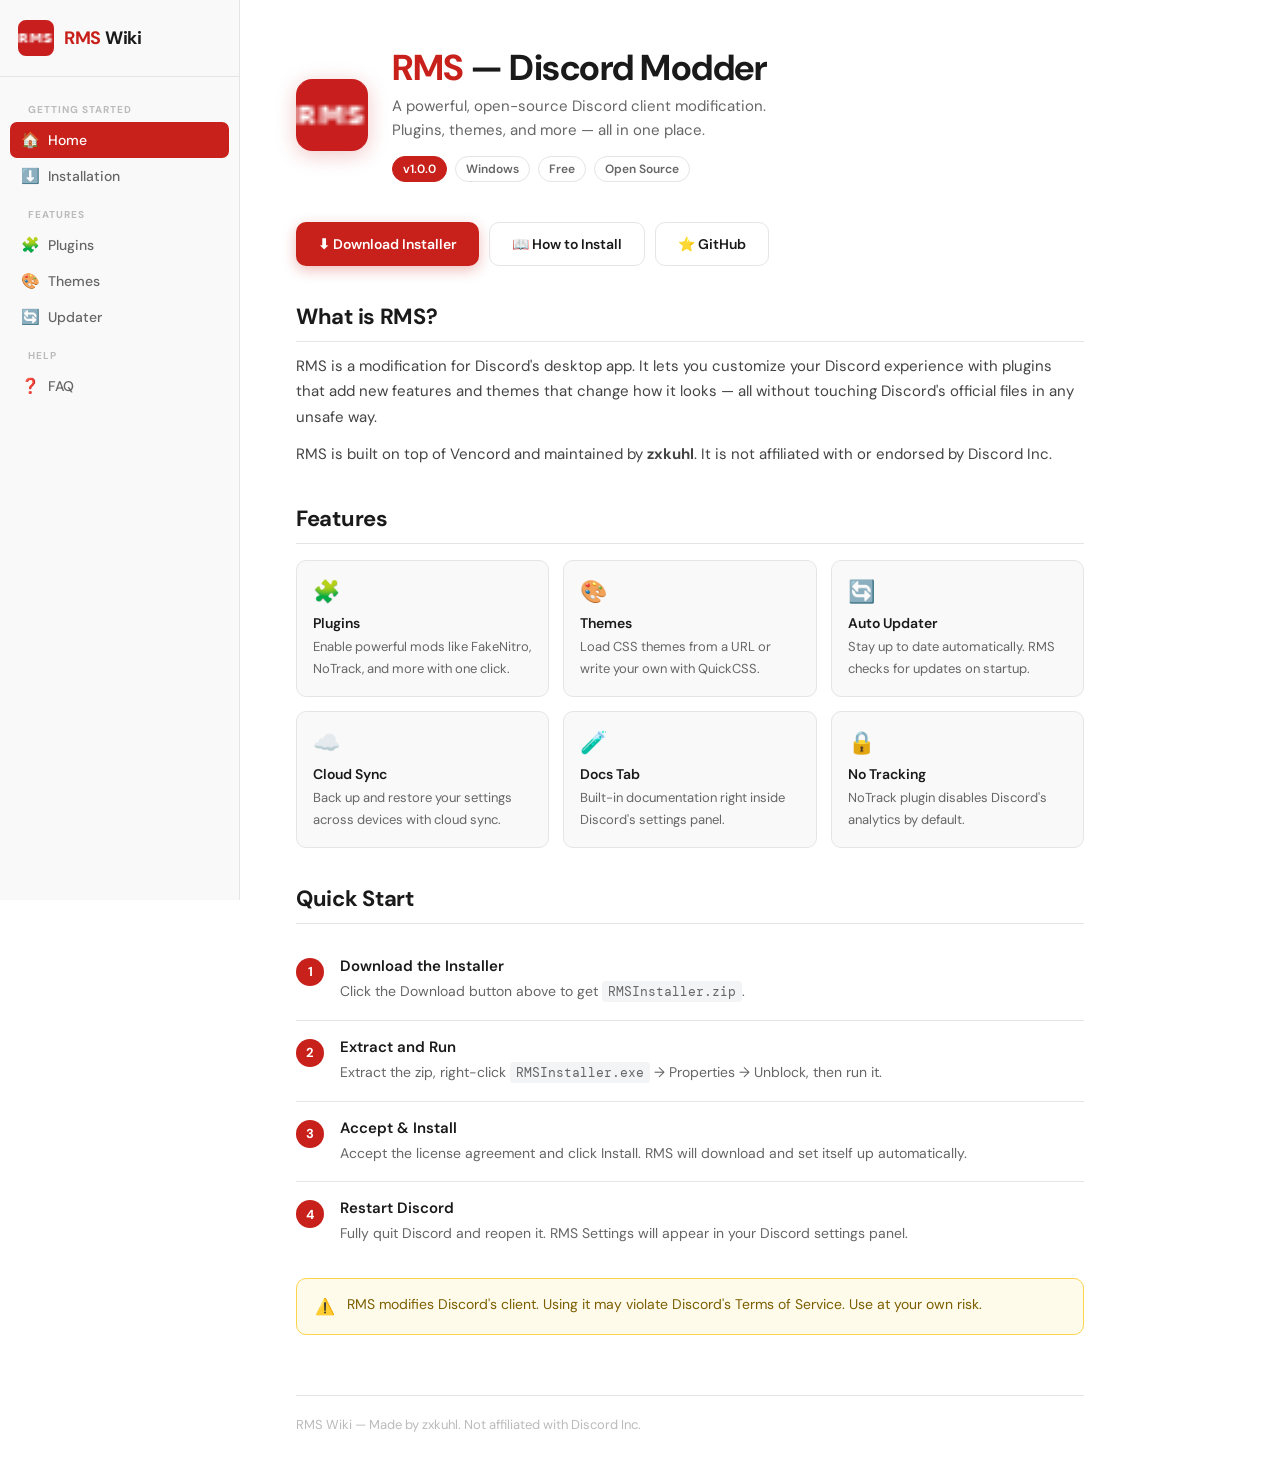
<file: wiki/index.html>
<!DOCTYPE html>
<html lang="en">
<head>
<meta charset="UTF-8">
<meta name="viewport" content="width=device-width, initial-scale=1.0">
<title>RMS — Home</title>
<link rel="icon" href="./RMS.ico">
<link rel="stylesheet" href="./style.css">
</head>
<body>

<nav>
    <a class="nav-logo" href="./index.html">
        <img src="./RMS.ico" alt="RMS">
        <span><em>RMS</em> Wiki</span>
    </a>
    <ul>
        <li class="nav-section">Getting Started</li>
        <li><a href="./index.html" class="active"><span class="icon">🏠</span> Home</a></li>
        <li><a href="./installation.html"><span class="icon">⬇️</span> Installation</a></li>
        <li class="nav-section">Features</li>
        <li><a href="./plugins.html"><span class="icon">🧩</span> Plugins</a></li>
        <li><a href="./themes.html"><span class="icon">🎨</span> Themes</a></li>
        <li><a href="./updater.html"><span class="icon">🔄</span> Updater</a></li>
        <li class="nav-section">Help</li>
        <li><a href="./faq.html"><span class="icon">❓</span> FAQ</a></li>
    </ul>
</nav>

<main>
    <div class="hero">
        <img class="hero-logo" src="./RMS.ico" alt="RMS Logo">
        <div class="hero-text">
            <h1><span>RMS</span> — Discord Modder</h1>
            <p>A powerful, open-source Discord client modification.<br>Plugins, themes, and more — all in one place.</p>
            <div class="badges">
                <span class="badge red">v1.0.0</span>
                <span class="badge">Windows</span>
                <span class="badge">Free</span>
                <span class="badge">Open Source</span>
            </div>
        </div>
    </div>

    <div class="btn-row">
        <a class="btn btn-primary" href="./RMSInstaller.zip" download>⬇ Download Installer</a>
        <a class="btn btn-outline" href="./installation.html">📖 How to Install</a>
        <a class="btn btn-outline" href="https://github.com/zxkuhl/RMS" target="_blank">⭐ GitHub</a>
    </div>

    <h2>What is RMS?</h2>
    <p>RMS is a modification for Discord's desktop app. It lets you customize your Discord experience with plugins that add new features and themes that change how it looks — all without touching Discord's official files in any unsafe way.</p>
    <p>RMS is built on top of Vencord and maintained by <strong>zxkuhl</strong>. It is not affiliated with or endorsed by Discord Inc.</p>

    <h2>Features</h2>
    <div class="card-grid">
        <div class="card">
            <div class="card-icon">🧩</div>
            <h3>Plugins</h3>
            <p>Enable powerful mods like FakeNitro, NoTrack, and more with one click.</p>
        </div>
        <div class="card">
            <div class="card-icon">🎨</div>
            <h3>Themes</h3>
            <p>Load CSS themes from a URL or write your own with QuickCSS.</p>
        </div>
        <div class="card">
            <div class="card-icon">🔄</div>
            <h3>Auto Updater</h3>
            <p>Stay up to date automatically. RMS checks for updates on startup.</p>
        </div>
        <div class="card">
            <div class="card-icon">☁️</div>
            <h3>Cloud Sync</h3>
            <p>Back up and restore your settings across devices with cloud sync.</p>
        </div>
        <div class="card">
            <div class="card-icon">🧪</div>
            <h3>Docs Tab</h3>
            <p>Built-in documentation right inside Discord's settings panel.</p>
        </div>
        <div class="card">
            <div class="card-icon">🔒</div>
            <h3>No Tracking</h3>
            <p>NoTrack plugin disables Discord's analytics by default.</p>
        </div>
    </div>

    <h2>Quick Start</h2>
    <div class="steps">
        <div class="step">
            <div class="step-num">1</div>
            <div class="step-body">
                <h3>Download the Installer</h3>
                <p>Click the Download button above to get <code>RMSInstaller.zip</code>.</p>
            </div>
        </div>
        <div class="step">
            <div class="step-num">2</div>
            <div class="step-body">
                <h3>Extract and Run</h3>
                <p>Extract the zip, right-click <code>RMSInstaller.exe</code> → Properties → Unblock, then run it.</p>
            </div>
        </div>
        <div class="step">
            <div class="step-num">3</div>
            <div class="step-body">
                <h3>Accept & Install</h3>
                <p>Accept the license agreement and click Install. RMS will download and set itself up automatically.</p>
            </div>
        </div>
        <div class="step">
            <div class="step-num">4</div>
            <div class="step-body">
                <h3>Restart Discord</h3>
                <p>Fully quit Discord and reopen it. RMS Settings will appear in your Discord settings panel.</p>
            </div>
        </div>
    </div>

    <div class="callout warn">
        <span class="callout-icon">⚠️</span>
        RMS modifies Discord's client. Using it may violate Discord's Terms of Service. Use at your own risk.
    </div>

    <footer>RMS Wiki — Made by zxkuhl. Not affiliated with Discord Inc.</footer>
</main>

</body>
</html>
</file>
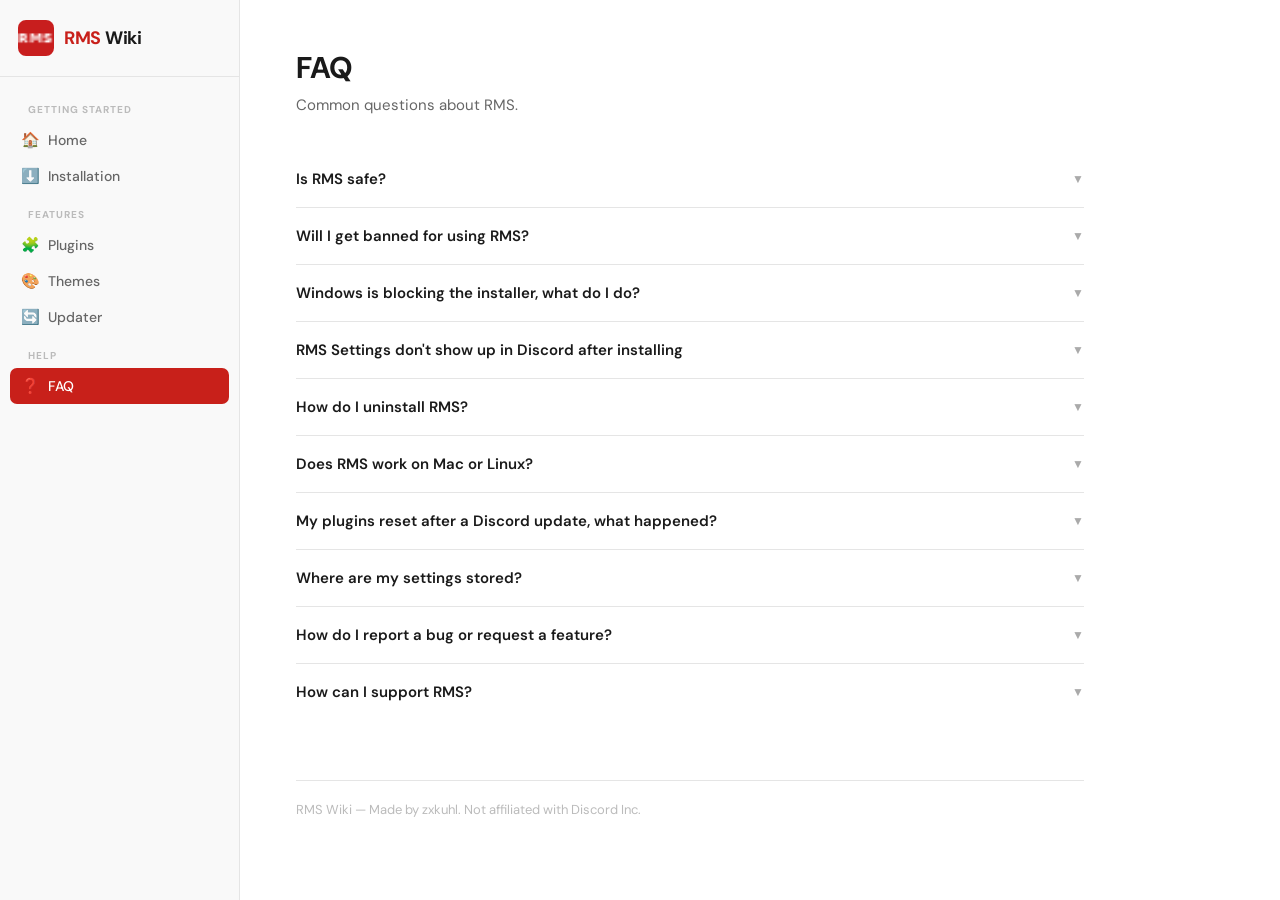
<file: wiki/faq.html>
<!DOCTYPE html>
<html lang="en">
<head>
<meta charset="UTF-8">
<meta name="viewport" content="width=device-width, initial-scale=1.0">
<title>RMS — FAQ</title>
<link rel="icon" href="./RMS.ico">
<link rel="stylesheet" href="./style.css">
<style>
.faq-item { border-bottom: 1px solid var(--border); padding: 18px 0; }
.faq-item:last-child { border-bottom: none; }
.faq-q { font-size: 15px; font-weight: 600; cursor: pointer; display: flex; justify-content: space-between; align-items: center; }
.faq-q:hover { color: var(--red); }
.faq-a { font-size: 14px; color: #555; line-height: 1.7; margin-top: 10px; display: none; }
.faq-item.open .faq-a { display: block; }
.faq-item.open .faq-arrow { transform: rotate(180deg); }
.faq-arrow { transition: transform 0.2s; font-size: 12px; color: #aaa; }
</style>
</head>
<body>

<nav>
    <a class="nav-logo" href="./index.html">
        <img src="./RMS.ico" alt="RMS">
        <span><em>RMS</em> Wiki</span>
    </a>
    <ul>
        <li class="nav-section">Getting Started</li>
        <li><a href="./index.html"><span class="icon">🏠</span> Home</a></li>
        <li><a href="./installation.html"><span class="icon">⬇️</span> Installation</a></li>
        <li class="nav-section">Features</li>
        <li><a href="./plugins.html"><span class="icon">🧩</span> Plugins</a></li>
        <li><a href="./themes.html"><span class="icon">🎨</span> Themes</a></li>
        <li><a href="./updater.html"><span class="icon">🔄</span> Updater</a></li>
        <li class="nav-section">Help</li>
        <li><a href="./faq.html" class="active"><span class="icon">❓</span> FAQ</a></li>
    </ul>
</nav>

<main>
    <h1 style="font-size:30px;font-weight:700;letter-spacing:-0.5px;margin-bottom:6px;">FAQ</h1>
    <p style="color:#666;margin-bottom:32px;">Common questions about RMS.</p>

    <div id="faq">
        <div class="faq-item">
            <div class="faq-q">Is RMS safe? <span class="faq-arrow">▼</span></div>
            <div class="faq-a">RMS is open source and you can review the code on GitHub. It does not steal your token, log your messages, or send any data to third parties. However, it does modify Discord's client which could theoretically be detected by Discord.</div>
        </div>
        <div class="faq-item">
            <div class="faq-q">Will I get banned for using RMS? <span class="faq-arrow">▼</span></div>
            <div class="faq-a">Using client mods technically violates Discord's Terms of Service. Discord has never issued a ban wave specifically targeting RMS-based mods, but there is always a theoretical risk. Use at your own discretion.</div>
        </div>
        <div class="faq-item">
            <div class="faq-q">Windows is blocking the installer, what do I do? <span class="faq-arrow">▼</span></div>
            <div class="faq-a">Right-click the exe → Properties → check Unblock → OK. If SmartScreen pops up, click More info → Run anyway. This happens because the installer isn't signed by a paid certificate authority, which is normal for free open-source tools.</div>
        </div>
        <div class="faq-item">
            <div class="faq-q">RMS Settings don't show up in Discord after installing <span class="faq-arrow">▼</span></div>
            <div class="faq-a">Make sure you fully quit Discord first — right-click the tray icon and click Quit Discord, then reopen it. Just closing the window doesn't restart it.</div>
        </div>
        <div class="faq-item">
            <div class="faq-q">How do I uninstall RMS? <span class="faq-arrow">▼</span></div>
            <div class="faq-a">Run RMSInstaller.exe again and click Uninstall. This removes all RMS files from AppData and restores Discord. Then restart Discord and it'll be back to normal.</div>
        </div>
        <div class="faq-item">
            <div class="faq-q">Does RMS work on Mac or Linux? <span class="faq-arrow">▼</span></div>
            <div class="faq-a">The RMS installer is Windows-only. The core mod may work on other platforms if you build from source, but this is not officially supported.</div>
        </div>
        <div class="faq-item">
            <div class="faq-q">My plugins reset after a Discord update, what happened? <span class="faq-arrow">▼</span></div>
            <div class="faq-a">When Discord updates itself it can overwrite the patch. Open RMSInstaller.exe and click Reinstall to re-patch Discord with the latest RMS files.</div>
        </div>
        <div class="faq-item">
            <div class="faq-q">Where are my settings stored? <span class="faq-arrow">▼</span></div>
            <div class="faq-a">All RMS settings are stored in <code>%AppData%\RMS\settings\settings.json</code>. Your QuickCSS is at <code>%AppData%\RMS\settings\quickCss.css</code> and themes are in <code>%AppData%\RMS\themes\</code>.</div>
        </div>
        <div class="faq-item">
            <div class="faq-q">How do I report a bug or request a feature? <span class="faq-arrow">▼</span></div>
            <div class="faq-a">Open an issue on the <a href="https://github.com/zxkuhl/RMS" target="_blank" style="color:var(--red);">GitHub repo</a>.</div>
        </div>
        <div class="faq-item">
            <div class="faq-q">How can I support RMS? <span class="faq-arrow">▼</span></div>
            <div class="faq-a">You can sponsor the project on <a href="https://github.com/sponsors/zxkuhl" target="_blank" style="color:var(--red);">GitHub Sponsors</a>. Stars on the repo also help!</div>
        </div>
    </div>

    <footer>RMS Wiki — Made by zxkuhl. Not affiliated with Discord Inc.</footer>
</main>

<script>
document.querySelectorAll('.faq-q').forEach(q => {
    q.addEventListener('click', () => {
        q.parentElement.classList.toggle('open');
    });
});
</script>

</body>
</html>
</file>
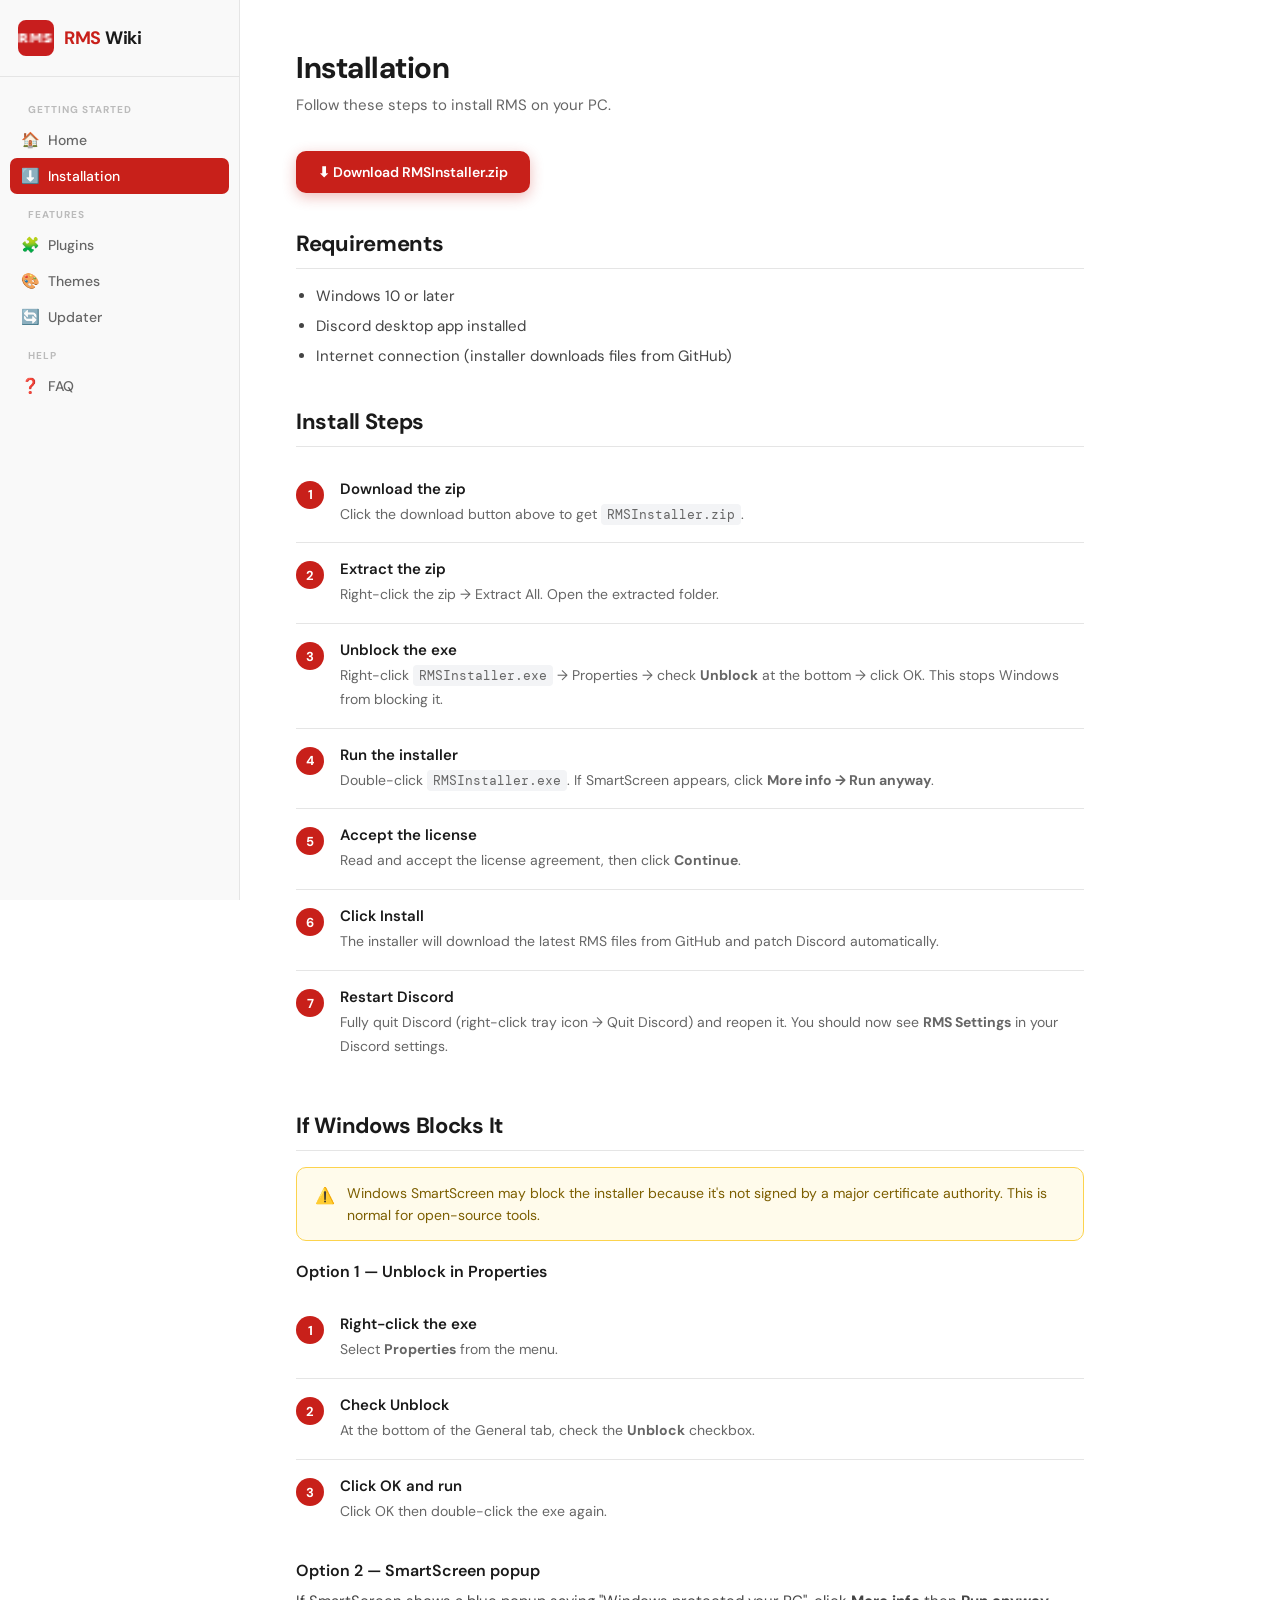
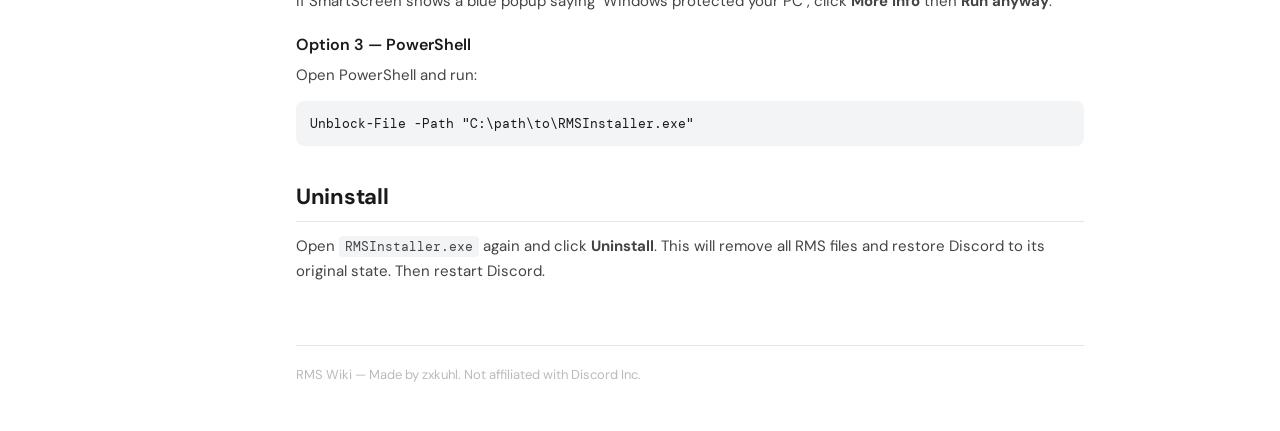
<file: wiki/installation.html>
<!DOCTYPE html>
<html lang="en">
<head>
<meta charset="UTF-8">
<meta name="viewport" content="width=device-width, initial-scale=1.0">
<title>RMS — Installation</title>
<link rel="icon" href="./RMS.ico">
<link rel="stylesheet" href="./style.css">
</head>
<body>

<nav>
    <a class="nav-logo" href="./index.html">
        <img src="./RMS.ico" alt="RMS">
        <span><em>RMS</em> Wiki</span>
    </a>
    <ul>
        <li class="nav-section">Getting Started</li>
        <li><a href="./index.html"><span class="icon">🏠</span> Home</a></li>
        <li><a href="./installation.html" class="active"><span class="icon">⬇️</span> Installation</a></li>
        <li class="nav-section">Features</li>
        <li><a href="./plugins.html"><span class="icon">🧩</span> Plugins</a></li>
        <li><a href="./themes.html"><span class="icon">🎨</span> Themes</a></li>
        <li><a href="./updater.html"><span class="icon">🔄</span> Updater</a></li>
        <li class="nav-section">Help</li>
        <li><a href="./faq.html"><span class="icon">❓</span> FAQ</a></li>
    </ul>
</nav>

<main>
    <h1 style="font-size:30px;font-weight:700;letter-spacing:-0.5px;margin-bottom:6px;">Installation</h1>
    <p style="color:#666;margin-bottom:32px;">Follow these steps to install RMS on your PC.</p>

    <div class="btn-row" style="margin-top:0;margin-bottom:32px;">
        <a class="btn btn-primary" href="./RMSInstaller.zip" download>⬇ Download RMSInstaller.zip</a>
    </div>

    <h2>Requirements</h2>
    <ul style="padding-left:20px;line-height:2;color:#444;font-size:15px;">
        <li>Windows 10 or later</li>
        <li>Discord desktop app installed</li>
        <li>Internet connection (installer downloads files from GitHub)</li>
    </ul>

    <h2>Install Steps</h2>
    <div class="steps">
        <div class="step">
            <div class="step-num">1</div>
            <div class="step-body">
                <h3>Download the zip</h3>
                <p>Click the download button above to get <code>RMSInstaller.zip</code>.</p>
            </div>
        </div>
        <div class="step">
            <div class="step-num">2</div>
            <div class="step-body">
                <h3>Extract the zip</h3>
                <p>Right-click the zip → Extract All. Open the extracted folder.</p>
            </div>
        </div>
        <div class="step">
            <div class="step-num">3</div>
            <div class="step-body">
                <h3>Unblock the exe</h3>
                <p>Right-click <code>RMSInstaller.exe</code> → Properties → check <strong>Unblock</strong> at the bottom → click OK. This stops Windows from blocking it.</p>
            </div>
        </div>
        <div class="step">
            <div class="step-num">4</div>
            <div class="step-body">
                <h3>Run the installer</h3>
                <p>Double-click <code>RMSInstaller.exe</code>. If SmartScreen appears, click <strong>More info → Run anyway</strong>.</p>
            </div>
        </div>
        <div class="step">
            <div class="step-num">5</div>
            <div class="step-body">
                <h3>Accept the license</h3>
                <p>Read and accept the license agreement, then click <strong>Continue</strong>.</p>
            </div>
        </div>
        <div class="step">
            <div class="step-num">6</div>
            <div class="step-body">
                <h3>Click Install</h3>
                <p>The installer will download the latest RMS files from GitHub and patch Discord automatically.</p>
            </div>
        </div>
        <div class="step">
            <div class="step-num">7</div>
            <div class="step-body">
                <h3>Restart Discord</h3>
                <p>Fully quit Discord (right-click tray icon → Quit Discord) and reopen it. You should now see <strong>RMS Settings</strong> in your Discord settings.</p>
            </div>
        </div>
    </div>

    <h2>If Windows Blocks It</h2>
    <div class="callout warn">
        <span class="callout-icon">⚠️</span>
        Windows SmartScreen may block the installer because it's not signed by a major certificate authority. This is normal for open-source tools.
    </div>

    <h3>Option 1 — Unblock in Properties</h3>
    <div class="steps">
        <div class="step">
            <div class="step-num">1</div>
            <div class="step-body"><h3>Right-click the exe</h3><p>Select <strong>Properties</strong> from the menu.</p></div>
        </div>
        <div class="step">
            <div class="step-num">2</div>
            <div class="step-body"><h3>Check Unblock</h3><p>At the bottom of the General tab, check the <strong>Unblock</strong> checkbox.</p></div>
        </div>
        <div class="step">
            <div class="step-num">3</div>
            <div class="step-body"><h3>Click OK and run</h3><p>Click OK then double-click the exe again.</p></div>
        </div>
    </div>

    <h3>Option 2 — SmartScreen popup</h3>
    <p>If SmartScreen shows a blue popup saying "Windows protected your PC", click <strong>More info</strong> then <strong>Run anyway</strong>.</p>

    <h3>Option 3 — PowerShell</h3>
    <p>Open PowerShell and run:</p>
    <pre style="background:#f3f4f6;padding:14px;border-radius:8px;font-family:'DM Mono',monospace;font-size:13px;overflow-x:auto;margin:8px 0;">Unblock-File -Path "C:\path\to\RMSInstaller.exe"</pre>

    <h2>Uninstall</h2>
    <p>Open <code>RMSInstaller.exe</code> again and click <strong>Uninstall</strong>. This will remove all RMS files and restore Discord to its original state. Then restart Discord.</p>

    <footer>RMS Wiki — Made by zxkuhl. Not affiliated with Discord Inc.</footer>
</main>

</body>
</html>
</file>
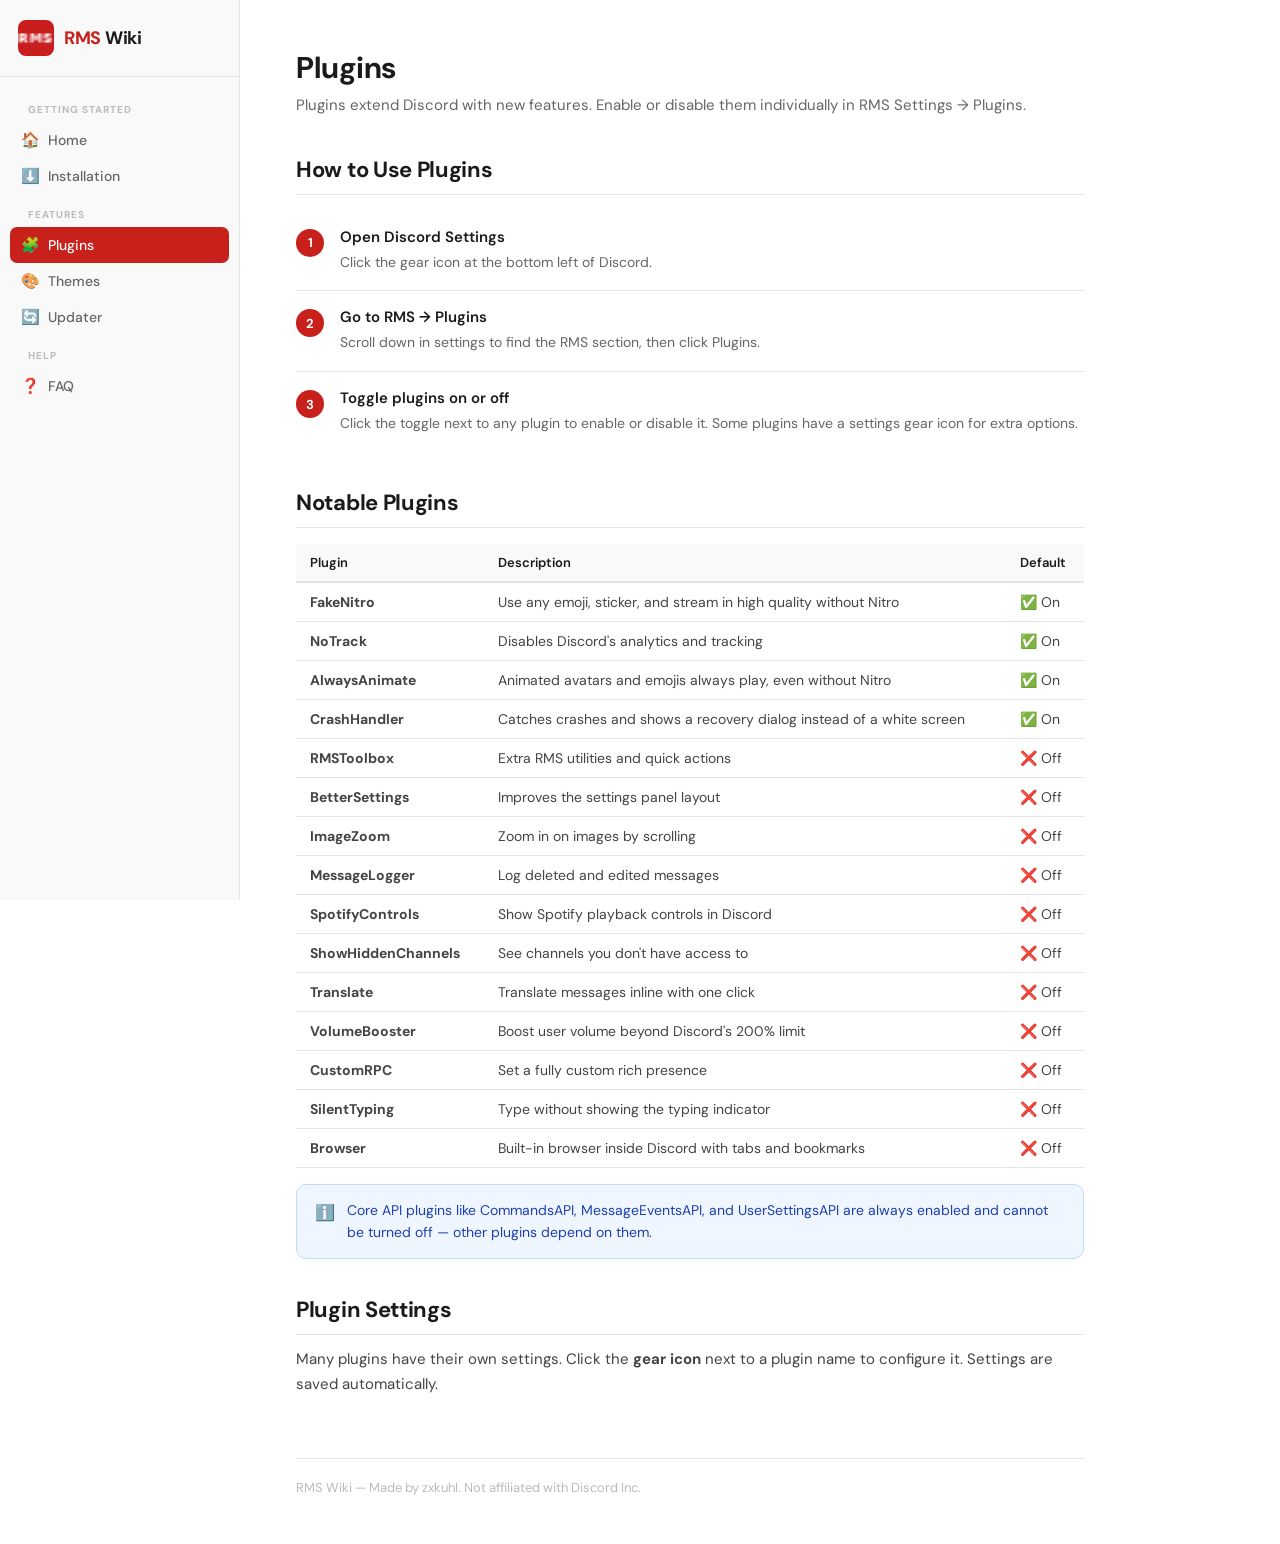
<file: wiki/plugins.html>
<!DOCTYPE html>
<html lang="en">
<head>
<meta charset="UTF-8">
<meta name="viewport" content="width=device-width, initial-scale=1.0">
<title>RMS — Plugins</title>
<link rel="icon" href="./RMS.ico">
<link rel="stylesheet" href="./style.css">
</head>
<body>

<nav>
    <a class="nav-logo" href="./index.html">
        <img src="./RMS.ico" alt="RMS">
        <span><em>RMS</em> Wiki</span>
    </a>
    <ul>
        <li class="nav-section">Getting Started</li>
        <li><a href="./index.html"><span class="icon">🏠</span> Home</a></li>
        <li><a href="./installation.html"><span class="icon">⬇️</span> Installation</a></li>
        <li class="nav-section">Features</li>
        <li><a href="./plugins.html" class="active"><span class="icon">🧩</span> Plugins</a></li>
        <li><a href="./themes.html"><span class="icon">🎨</span> Themes</a></li>
        <li><a href="./updater.html"><span class="icon">🔄</span> Updater</a></li>
        <li class="nav-section">Help</li>
        <li><a href="./faq.html"><span class="icon">❓</span> FAQ</a></li>
    </ul>
</nav>

<main>
    <h1 style="font-size:30px;font-weight:700;letter-spacing:-0.5px;margin-bottom:6px;">Plugins</h1>
    <p style="color:#666;margin-bottom:32px;">Plugins extend Discord with new features. Enable or disable them individually in RMS Settings → Plugins.</p>

    <h2>How to Use Plugins</h2>
    <div class="steps">
        <div class="step">
            <div class="step-num">1</div>
            <div class="step-body"><h3>Open Discord Settings</h3><p>Click the gear icon at the bottom left of Discord.</p></div>
        </div>
        <div class="step">
            <div class="step-num">2</div>
            <div class="step-body"><h3>Go to RMS → Plugins</h3><p>Scroll down in settings to find the RMS section, then click Plugins.</p></div>
        </div>
        <div class="step">
            <div class="step-num">3</div>
            <div class="step-body"><h3>Toggle plugins on or off</h3><p>Click the toggle next to any plugin to enable or disable it. Some plugins have a settings gear icon for extra options.</p></div>
        </div>
    </div>

    <h2>Notable Plugins</h2>
    <table>
        <thead>
            <tr>
                <th>Plugin</th>
                <th>Description</th>
                <th>Default</th>
            </tr>
        </thead>
        <tbody>
            <tr><td><strong>FakeNitro</strong></td><td>Use any emoji, sticker, and stream in high quality without Nitro</td><td>✅ On</td></tr>
            <tr><td><strong>NoTrack</strong></td><td>Disables Discord's analytics and tracking</td><td>✅ On</td></tr>
            <tr><td><strong>AlwaysAnimate</strong></td><td>Animated avatars and emojis always play, even without Nitro</td><td>✅ On</td></tr>
            <tr><td><strong>CrashHandler</strong></td><td>Catches crashes and shows a recovery dialog instead of a white screen</td><td>✅ On</td></tr>
            <tr><td><strong>RMSToolbox</strong></td><td>Extra RMS utilities and quick actions</td><td>❌ Off</td></tr>
            <tr><td><strong>BetterSettings</strong></td><td>Improves the settings panel layout</td><td>❌ Off</td></tr>
            <tr><td><strong>ImageZoom</strong></td><td>Zoom in on images by scrolling</td><td>❌ Off</td></tr>
            <tr><td><strong>MessageLogger</strong></td><td>Log deleted and edited messages</td><td>❌ Off</td></tr>
            <tr><td><strong>SpotifyControls</strong></td><td>Show Spotify playback controls in Discord</td><td>❌ Off</td></tr>
            <tr><td><strong>ShowHiddenChannels</strong></td><td>See channels you don't have access to</td><td>❌ Off</td></tr>
            <tr><td><strong>Translate</strong></td><td>Translate messages inline with one click</td><td>❌ Off</td></tr>
            <tr><td><strong>VolumeBooster</strong></td><td>Boost user volume beyond Discord's 200% limit</td><td>❌ Off</td></tr>
            <tr><td><strong>CustomRPC</strong></td><td>Set a fully custom rich presence</td><td>❌ Off</td></tr>
            <tr><td><strong>SilentTyping</strong></td><td>Type without showing the typing indicator</td><td>❌ Off</td></tr>
            <tr><td><strong>Browser</strong></td><td>Built-in browser inside Discord with tabs and bookmarks</td><td>❌ Off</td></tr>
        </tbody>
    </table>

    <div class="callout info">
        <span class="callout-icon">ℹ️</span>
        Core API plugins like CommandsAPI, MessageEventsAPI, and UserSettingsAPI are always enabled and cannot be turned off — other plugins depend on them.
    </div>

    <h2>Plugin Settings</h2>
    <p>Many plugins have their own settings. Click the <strong>gear icon</strong> next to a plugin name to configure it. Settings are saved automatically.</p>

    <footer>RMS Wiki — Made by zxkuhl. Not affiliated with Discord Inc.</footer>
</main>

</body>
</html>
</file>
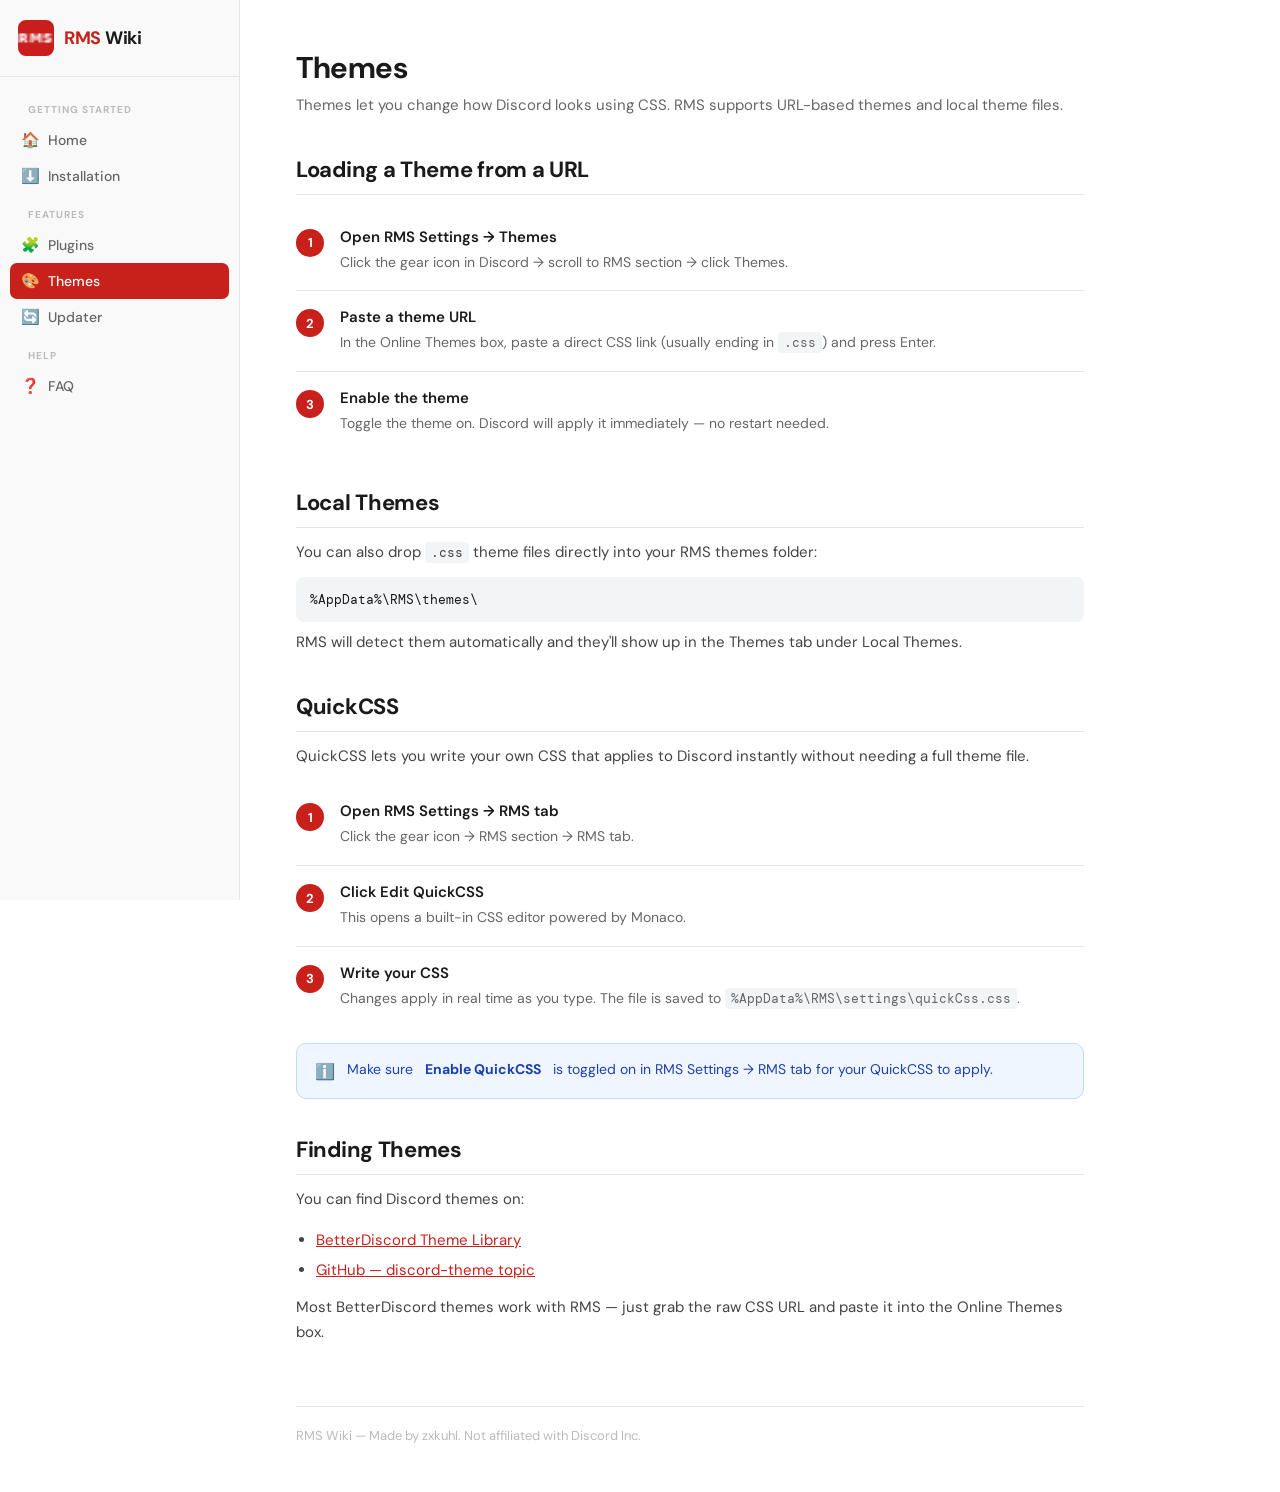
<file: wiki/themes.html>
<!DOCTYPE html>
<html lang="en">
<head>
<meta charset="UTF-8">
<meta name="viewport" content="width=device-width, initial-scale=1.0">
<title>RMS — Themes</title>
<link rel="icon" href="./RMS.ico">
<link rel="stylesheet" href="./style.css">
</head>
<body>

<nav>
    <a class="nav-logo" href="./index.html">
        <img src="./RMS.ico" alt="RMS">
        <span><em>RMS</em> Wiki</span>
    </a>
    <ul>
        <li class="nav-section">Getting Started</li>
        <li><a href="./index.html"><span class="icon">🏠</span> Home</a></li>
        <li><a href="./installation.html"><span class="icon">⬇️</span> Installation</a></li>
        <li class="nav-section">Features</li>
        <li><a href="./plugins.html"><span class="icon">🧩</span> Plugins</a></li>
        <li><a href="./themes.html" class="active"><span class="icon">🎨</span> Themes</a></li>
        <li><a href="./updater.html"><span class="icon">🔄</span> Updater</a></li>
        <li class="nav-section">Help</li>
        <li><a href="./faq.html"><span class="icon">❓</span> FAQ</a></li>
    </ul>
</nav>

<main>
    <h1 style="font-size:30px;font-weight:700;letter-spacing:-0.5px;margin-bottom:6px;">Themes</h1>
    <p style="color:#666;margin-bottom:32px;">Themes let you change how Discord looks using CSS. RMS supports URL-based themes and local theme files.</p>

    <h2>Loading a Theme from a URL</h2>
    <div class="steps">
        <div class="step">
            <div class="step-num">1</div>
            <div class="step-body"><h3>Open RMS Settings → Themes</h3><p>Click the gear icon in Discord → scroll to RMS section → click Themes.</p></div>
        </div>
        <div class="step">
            <div class="step-num">2</div>
            <div class="step-body"><h3>Paste a theme URL</h3><p>In the Online Themes box, paste a direct CSS link (usually ending in <code>.css</code>) and press Enter.</p></div>
        </div>
        <div class="step">
            <div class="step-num">3</div>
            <div class="step-body"><h3>Enable the theme</h3><p>Toggle the theme on. Discord will apply it immediately — no restart needed.</p></div>
        </div>
    </div>

    <h2>Local Themes</h2>
    <p>You can also drop <code>.css</code> theme files directly into your RMS themes folder:</p>
    <pre style="background:#f3f4f6;padding:14px;border-radius:8px;font-family:'DM Mono',monospace;font-size:13px;margin:8px 0;">%AppData%\RMS\themes\</pre>
    <p>RMS will detect them automatically and they'll show up in the Themes tab under Local Themes.</p>

    <h2>QuickCSS</h2>
    <p>QuickCSS lets you write your own CSS that applies to Discord instantly without needing a full theme file.</p>
    <div class="steps">
        <div class="step">
            <div class="step-num">1</div>
            <div class="step-body"><h3>Open RMS Settings → RMS tab</h3><p>Click the gear icon → RMS section → RMS tab.</p></div>
        </div>
        <div class="step">
            <div class="step-num">2</div>
            <div class="step-body"><h3>Click Edit QuickCSS</h3><p>This opens a built-in CSS editor powered by Monaco.</p></div>
        </div>
        <div class="step">
            <div class="step-num">3</div>
            <div class="step-body"><h3>Write your CSS</h3><p>Changes apply in real time as you type. The file is saved to <code>%AppData%\RMS\settings\quickCss.css</code>.</p></div>
        </div>
    </div>

    <div class="callout info">
        <span class="callout-icon">ℹ️</span>
        Make sure <strong>Enable QuickCSS</strong> is toggled on in RMS Settings → RMS tab for your QuickCSS to apply.
    </div>

    <h2>Finding Themes</h2>
    <p>You can find Discord themes on:</p>
    <ul style="padding-left:20px;line-height:2;color:#444;font-size:15px;">
        <li><a href="https://betterdiscord.app/themes" target="_blank" style="color:var(--red);">BetterDiscord Theme Library</a></li>
        <li><a href="https://github.com/topics/discord-theme" target="_blank" style="color:var(--red);">GitHub — discord-theme topic</a></li>
    </ul>
    <p style="margin-top:10px;">Most BetterDiscord themes work with RMS — just grab the raw CSS URL and paste it into the Online Themes box.</p>

    <footer>RMS Wiki — Made by zxkuhl. Not affiliated with Discord Inc.</footer>
</main>

</body>
</html>
</file>
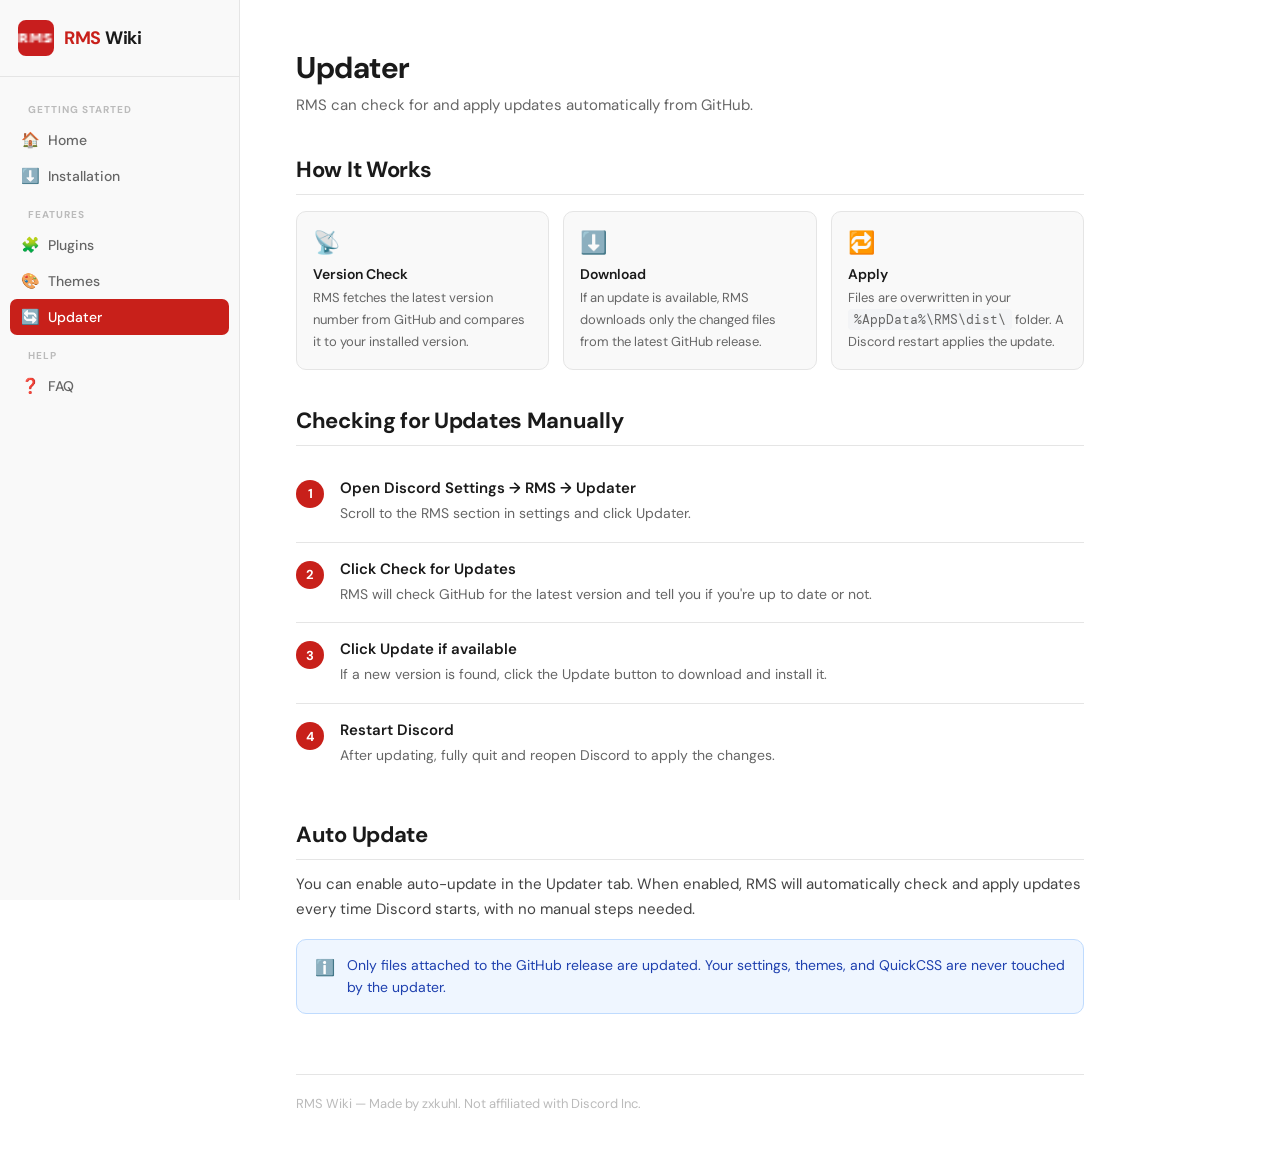
<file: wiki/updater.html>
<!DOCTYPE html>
<html lang="en">
<head>
<meta charset="UTF-8">
<meta name="viewport" content="width=device-width, initial-scale=1.0">
<title>RMS — Updater</title>
<link rel="icon" href="./RMS.ico">
<link rel="stylesheet" href="./style.css">
</head>
<body>

<nav>
    <a class="nav-logo" href="./index.html">
        <img src="./RMS.ico" alt="RMS">
        <span><em>RMS</em> Wiki</span>
    </a>
    <ul>
        <li class="nav-section">Getting Started</li>
        <li><a href="./index.html"><span class="icon">🏠</span> Home</a></li>
        <li><a href="./installation.html"><span class="icon">⬇️</span> Installation</a></li>
        <li class="nav-section">Features</li>
        <li><a href="./plugins.html"><span class="icon">🧩</span> Plugins</a></li>
        <li><a href="./themes.html"><span class="icon">🎨</span> Themes</a></li>
        <li><a href="./updater.html" class="active"><span class="icon">🔄</span> Updater</a></li>
        <li class="nav-section">Help</li>
        <li><a href="./faq.html"><span class="icon">❓</span> FAQ</a></li>
    </ul>
</nav>

<main>
    <h1 style="font-size:30px;font-weight:700;letter-spacing:-0.5px;margin-bottom:6px;">Updater</h1>
    <p style="color:#666;margin-bottom:32px;">RMS can check for and apply updates automatically from GitHub.</p>

    <h2>How It Works</h2>
    <div class="card-grid">
        <div class="card">
            <div class="card-icon">📡</div>
            <h3>Version Check</h3>
            <p>RMS fetches the latest version number from GitHub and compares it to your installed version.</p>
        </div>
        <div class="card">
            <div class="card-icon">⬇️</div>
            <h3>Download</h3>
            <p>If an update is available, RMS downloads only the changed files from the latest GitHub release.</p>
        </div>
        <div class="card">
            <div class="card-icon">🔁</div>
            <h3>Apply</h3>
            <p>Files are overwritten in your <code>%AppData%\RMS\dist\</code> folder. A Discord restart applies the update.</p>
        </div>
    </div>

    <h2>Checking for Updates Manually</h2>
    <div class="steps">
        <div class="step">
            <div class="step-num">1</div>
            <div class="step-body"><h3>Open Discord Settings → RMS → Updater</h3><p>Scroll to the RMS section in settings and click Updater.</p></div>
        </div>
        <div class="step">
            <div class="step-num">2</div>
            <div class="step-body"><h3>Click Check for Updates</h3><p>RMS will check GitHub for the latest version and tell you if you're up to date or not.</p></div>
        </div>
        <div class="step">
            <div class="step-num">3</div>
            <div class="step-body"><h3>Click Update if available</h3><p>If a new version is found, click the Update button to download and install it.</p></div>
        </div>
        <div class="step">
            <div class="step-num">4</div>
            <div class="step-body"><h3>Restart Discord</h3><p>After updating, fully quit and reopen Discord to apply the changes.</p></div>
        </div>
    </div>

    <h2>Auto Update</h2>
    <p>You can enable auto-update in the Updater tab. When enabled, RMS will automatically check and apply updates every time Discord starts, with no manual steps needed.</p>

    <div class="callout info">
        <span class="callout-icon">ℹ️</span>
        Only files attached to the GitHub release are updated. Your settings, themes, and QuickCSS are never touched by the updater.
    </div>

    <footer>RMS Wiki — Made by zxkuhl. Not affiliated with Discord Inc.</footer>
</main>

</body>
</html>
</file>
<file: wiki/style.css>
@import url('https://fonts.googleapis.com/css2?family=DM+Sans:wght@300;400;500;600;700&family=DM+Mono:wght@400;500&display=swap');

*, *::before, *::after { box-sizing: border-box; margin: 0; padding: 0; }

:root {
    --red: #c8201a;
    --red-dark: #9e1712;
    --red-light: #e8352e;
    --text: #1a1a1a;
    --text-muted: #666;
    --border: #e5e5e5;
    --bg: #ffffff;
    --bg-soft: #f9f9f9;
    --nav-w: 240px;
    --radius: 10px;
}

body {
    font-family: 'DM Sans', sans-serif;
    color: var(--text);
    background: var(--bg);
    display: flex;
    min-height: 100vh;
}

/* ── Sidebar ── */
nav {
    width: var(--nav-w);
    background: var(--bg-soft);
    border-right: 1px solid var(--border);
    display: flex;
    flex-direction: column;
    position: fixed;
    top: 0; left: 0; bottom: 0;
    overflow-y: auto;
    z-index: 10;
}

.nav-logo {
    display: flex;
    align-items: center;
    gap: 10px;
    padding: 20px 18px;
    border-bottom: 1px solid var(--border);
    text-decoration: none;
}

.nav-logo img {
    width: 36px;
    height: 36px;
    border-radius: 8px;
    object-fit: cover;
}

.nav-logo span {
    font-size: 18px;
    font-weight: 700;
    color: var(--text);
    letter-spacing: -0.3px;
}

.nav-logo span em {
    color: var(--red);
    font-style: normal;
}

nav ul {
    list-style: none;
    padding: 12px 10px;
    flex: 1;
}

nav ul li a {
    display: flex;
    align-items: center;
    gap: 8px;
    padding: 8px 10px;
    border-radius: 7px;
    text-decoration: none;
    color: var(--text-muted);
    font-size: 14px;
    font-weight: 500;
    transition: all 0.15s;
}

nav ul li a:hover { background: var(--border); color: var(--text); }
nav ul li a.active { background: var(--red); color: #fff; }
nav ul li a .icon { font-size: 15px; width: 20px; text-align: center; }

.nav-section {
    font-size: 10px;
    font-weight: 700;
    letter-spacing: 0.1em;
    text-transform: uppercase;
    color: #bbb;
    padding: 14px 18px 6px;
}

/* ── Main ── */
main {
    margin-left: var(--nav-w);
    flex: 1;
    padding: 48px 56px;
    max-width: 900px;
}

/* ── Hero ── */
.hero {
    display: flex;
    align-items: center;
    gap: 24px;
    margin-bottom: 40px;
}

.hero-logo {
    width: 72px;
    height: 72px;
    border-radius: 16px;
    object-fit: cover;
    flex-shrink: 0;
    box-shadow: 0 4px 20px rgba(200,32,26,0.25);
}

.hero-text h1 {
    font-size: 36px;
    font-weight: 700;
    letter-spacing: -0.5px;
    line-height: 1.1;
}

.hero-text h1 span { color: var(--red); }

.hero-text p {
    color: var(--text-muted);
    font-size: 15px;
    margin-top: 6px;
    line-height: 1.6;
}

/* ── Badges ── */
.badges { display: flex; gap: 8px; flex-wrap: wrap; margin-top: 14px; }
.badge {
    display: inline-flex;
    align-items: center;
    gap: 5px;
    padding: 4px 10px;
    border-radius: 20px;
    font-size: 12px;
    font-weight: 600;
    border: 1px solid var(--border);
    color: var(--text-muted);
}
.badge.red { background: var(--red); color: #fff; border-color: var(--red); }

/* ── Download btn ── */
.btn {
    display: inline-flex;
    align-items: center;
    gap: 8px;
    padding: 12px 22px;
    border-radius: var(--radius);
    font-size: 14px;
    font-weight: 600;
    text-decoration: none;
    transition: all 0.15s;
    cursor: pointer;
    border: none;
    font-family: inherit;
}
.btn-primary { background: var(--red); color: #fff; box-shadow: 0 4px 14px rgba(200,32,26,0.3); }
.btn-primary:hover { background: var(--red-light); transform: translateY(-1px); box-shadow: 0 6px 20px rgba(200,32,26,0.35); }
.btn-outline { background: transparent; color: var(--text); border: 1px solid var(--border); }
.btn-outline:hover { background: var(--bg-soft); }
.btn-row { display: flex; gap: 10px; flex-wrap: wrap; margin-top: 20px; }

/* ── Content ── */
h2 {
    font-size: 22px;
    font-weight: 700;
    letter-spacing: -0.3px;
    margin: 36px 0 12px;
    padding-bottom: 10px;
    border-bottom: 1px solid var(--border);
}

h3 { font-size: 16px; font-weight: 600; margin: 20px 0 8px; color: var(--text); }

p { font-size: 15px; line-height: 1.7; color: #444; margin-bottom: 12px; }

/* ── Cards ── */
.card-grid { display: grid; grid-template-columns: repeat(auto-fill, minmax(220px, 1fr)); gap: 14px; margin: 16px 0; }

.card {
    background: var(--bg-soft);
    border: 1px solid var(--border);
    border-radius: var(--radius);
    padding: 16px;
    transition: box-shadow 0.15s;
}
.card:hover { box-shadow: 0 4px 16px rgba(0,0,0,0.06); }
.card-icon { font-size: 22px; margin-bottom: 8px; }
.card h3 { margin: 0 0 4px; font-size: 14px; }
.card p { font-size: 13px; color: var(--text-muted); margin: 0; }

/* ── Steps ── */
.steps { display: flex; flex-direction: column; gap: 0; margin: 16px 0; }
.step {
    display: flex;
    gap: 16px;
    padding: 16px 0;
    border-bottom: 1px solid var(--border);
}
.step:last-child { border-bottom: none; }
.step-num {
    width: 28px; height: 28px;
    background: var(--red);
    color: #fff;
    border-radius: 50%;
    display: flex; align-items: center; justify-content: center;
    font-size: 13px; font-weight: 700;
    flex-shrink: 0;
    margin-top: 2px;
}
.step-body h3 { margin: 0 0 4px; font-size: 15px; }
.step-body p { margin: 0; font-size: 14px; color: var(--text-muted); }

/* ── Callout ── */
.callout {
    border-radius: var(--radius);
    padding: 14px 18px;
    margin: 16px 0;
    display: flex;
    gap: 12px;
    align-items: flex-start;
    font-size: 14px;
    line-height: 1.6;
}
.callout.warn { background: #fffbeb; border: 1px solid #fcd34d; color: #7c5e00; }
.callout.info { background: #eff6ff; border: 1px solid #bfdbfe; color: #1e40af; }
.callout.danger { background: #fef2f2; border: 1px solid #fecaca; color: #991b1b; }
.callout-icon { font-size: 16px; flex-shrink: 0; margin-top: 1px; }

/* ── Code ── */
code {
    font-family: 'DM Mono', monospace;
    background: #f3f4f6;
    padding: 2px 6px;
    border-radius: 4px;
    font-size: 13px;
}

/* ── Table ── */
table { width: 100%; border-collapse: collapse; margin: 16px 0; font-size: 14px; }
th { text-align: left; padding: 10px 14px; background: var(--bg-soft); border-bottom: 2px solid var(--border); font-weight: 600; font-size: 13px; }
td { padding: 10px 14px; border-bottom: 1px solid var(--border); color: #444; }
tr:hover td { background: var(--bg-soft); }

/* ── Footer ── */
footer {
    margin-top: 60px;
    padding-top: 20px;
    border-top: 1px solid var(--border);
    font-size: 13px;
    color: #bbb;
}
</file>
